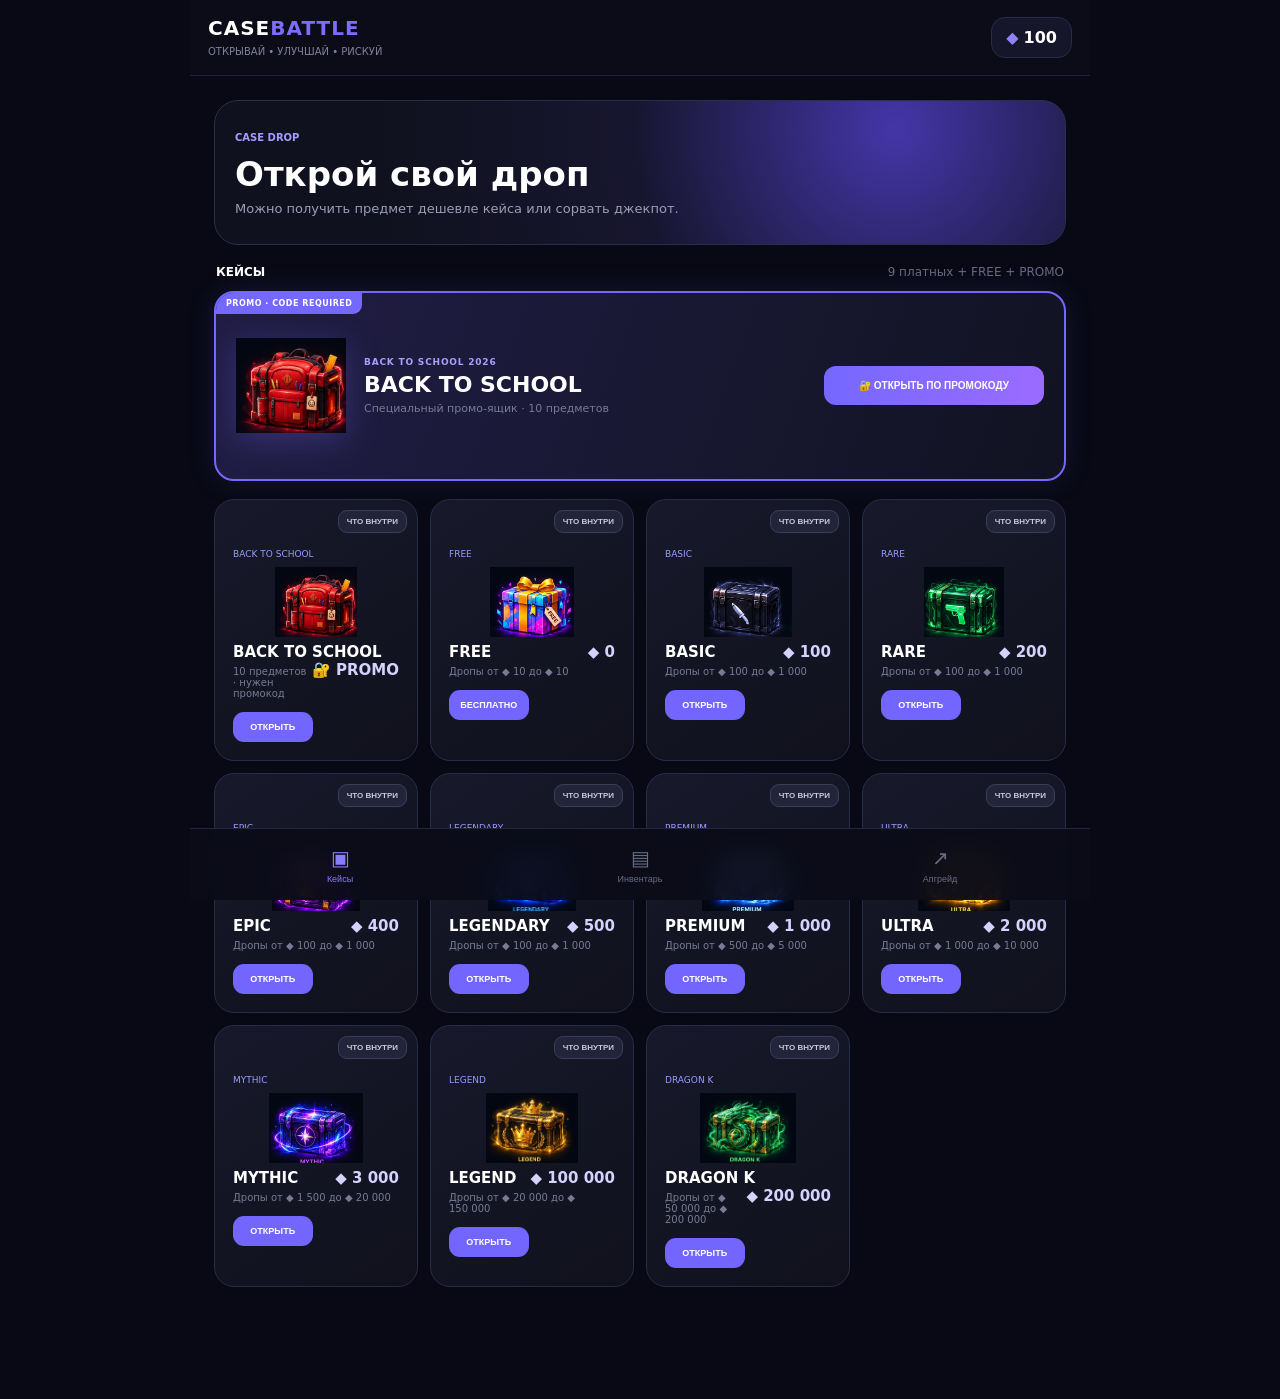
<file: index.html>
<!doctype html><html lang="ru"><head>
<meta charset="UTF-8"><meta name="viewport" content="width=device-width,initial-scale=1,viewport-fit=cover">
<title>CASE BATTLE</title><link rel="stylesheet" href="style.css?v=44"></head><body>
<div class="app">
<header><div><div class="logo">CASE<span>BATTLE</span></div><small>ОТКРЫВАЙ • УЛУЧШАЙ • РИСКУЙ</small></div><div class="bal">◆ <b id="balance">100</b></div></header>
<main>
<section class="page active" id="cases"><div class="hero"><span>CASE DROP</span><h1>Открой свой дроп</h1><p>Можно получить предмет дешевле кейса или сорвать джекпот.</p></div><div class="title">КЕЙСЫ <em>9 платных + FREE + PROMO</em></div><div class="promoCaseStandalone">
 <div class="promoRibbon">PROMO · CODE REQUIRED</div>
 <div class="promoChestBig"><img src="assets/cases/backtoschool.jpg" alt="BACK TO SCHOOL"></div>
 <div class="promoCaseInfo"><div class="promoTag">BACK TO SCHOOL 2026</div><h2>BACK TO SCHOOL</h2><p>Специальный промо-ящик · 10 предметов</p></div>
 <button class="promoStandaloneOpen" onclick="openCase('backtoschool2026')">🔐 ОТКРЫТЬ ПО ПРОМОКОДУ</button>
</div>
<div class="cases" id="caseGrid"></div></section>
 <section class="page" id="inventory"><div class="head"><div><h2>Инвентарь</h2><small><b id="count">0</b> предметов</small></div><button id="sellAll">Продать все</button></div><div class="filters" id="filters"><button class="on" data-f="all">Все</button><button data-f="common">Обычные</button><button data-f="rare">Редкие</button><button data-f="epic">Эпик</button><button data-f="legendary">Легендарные</button></div><div class="inv" id="inv"></div></section>
 <section class="page" id="upgrade"><div class="head"><div><h2>Апгрейдер</h2><small>Рискни скином, валютой или используй оба ресурса</small></div></div>
 <div class="upgradeModes" id="upgradeModes"><button class="modeBtn on" data-mode="skin">ТОЛЬКО СКИН</button><button class="modeBtn" data-mode="skinCurrency">СКИН + ВАЛЮТА</button><button class="modeBtn" data-mode="currency">ТОЛЬКО ВАЛЮТА</button></div>
 <div class="upbox" id="upbox"><div class="slot" id="skinSourceSlot"><label>ТВОЙ СКИН</label><div id="fromCard" class="pick">Выбери предмет</div><select id="from"></select></div><div class="arr" id="upgradeArrow">→</div><div class="slot" id="skinTargetSlot"><label>ЦЕЛЬ</label><div id="toCard" class="pick">Выбери скин дороже</div><select id="to"></select></div></div>
 <div class="currencyUpgrade" id="currencyUpgrade"><label>ДОБАВИТЬ ВАЛЮТУ <span id="upgradeBalance"></span></label><div class="currencyInput"><span>◆</span><input id="upgradeCurrency" type="number" min="0" step="1" inputmode="numeric" placeholder="0"></div><small>Эта сумма будет списана даже при проигрыше.</small></div>
 <div class="currencyOnly" id="currencyOnly"><label>ВО СКОЛЬКО РАЗ УЛУЧШИТЬ</label><select id="currencyMultiplier"><option value="2">2× валюты</option><option value="3">3× валюты</option><option value="5">5× валюты</option><option value="10">10× валюты</option><option value="20">20× валюты</option><option value="50">50× валюты</option><option value="100">100× валюты</option></select><div id="currencyTarget" class="currencyTarget">Введи сумму для расчёта</div></div>
 <div class="chance"><span>ШАНС УСПЕХА</span><b id="chance">—</b><div><i id="chanceBar"></i></div></div>
 <button class="upgradeBtn" id="upgradeBtn" disabled>УЛУЧШИТЬ</button>
 <p class="note" id="upgradeNote">При успехе исходный скин сгорает, а цель отправляется в инвентарь. При проигрыше исходный скин теряется.</p></section>
</main>
<nav><button class="active" data-page="cases">▣<span>Кейсы</span></button><button data-page="inventory">▤<span>Инвентарь</span></button><button data-page="upgrade">↗<span>Апгрейд</span></button></nav>
<div class="modal hidden" id="modal"><div class="modalbox gameModalBox">
  <div class="caseRoulette" id="caseRoulette">
    <div class="roulettePointer"></div>
    <div class="rouletteViewport"><div class="rouletteTrack" id="rouletteTrack"></div></div>
  </div>
  <div class="upgradeWheel" id="upgradeWheel">
    <div class="upgradePointer" id="upgradePointer"></div>
    <div class="upgradeRing" id="upgradeRing"><div class="upgradeHole"><strong id="wheelChance">—</strong><small>ШАНС</small></div></div>
  </div>
  <h2 id="modalTitle">КРУТИМ...</h2>
  <p id="modalText"></p>
  <button id="modalBtn" class="upgradeBtn hidden">ЗАБРАТЬ</button>
</div></div>
<div class="modal hidden" id="caseQtyModal">
<div class="modalbox qtyBox">
  <div class="qtyIcon" id="qtyCaseIcon">📦</div>
  <h2 id="qtyTitle">СКОЛЬКО КЕЙСОВ ОТКРЫТЬ?</h2>
  <p id="qtyPrice">Цена за 1 кейс: ◆ 0</p>
  <div class="qtyChoices" id="qtyChoices">
    <button type="button" data-qty="1">1</button><button type="button" data-qty="2">2</button><button type="button" data-qty="3">3</button><button type="button" data-qty="4">4</button><button type="button" data-qty="5">5</button>
  </div>
  <div class="qtyTotal" id="qtyTotal">Итого: ◆ 0</div>
  <button id="qtyConfirm" class="upgradeBtn">ОТКРЫТЬ 1 КЕЙС</button>
  <button id="qtyClose" class="promoClose">ОТМЕНА</button>
</div></div>
<div class="modal hidden" id="promoModal">
<div class="modalbox promoBox">
  <div class="promoIcon">🎒</div>
  <h2>BACK TO SCHOOL</h2>
  <p>Введи промокод, чтобы открыть этот специальный ящик.</p>
  <input id="promoInput" class="promoInput" type="text" autocomplete="off" spellcheck="false" placeholder="Введи промокод">
  <button id="promoSubmit" class="upgradeBtn">ПРОВЕРИТЬ И ОТКРЫТЬ</button>
  <p class="promoHint">Где найти промокод?<br><a href="https://t.me/skinscaseoriginal" target="_blank" rel="noopener">t.me/skinscaseoriginal</a></p>
  <button id="promoClose" class="promoClose">ЗАКРЫТЬ</button>
</div></div>
<div class="modal hidden" id="retreatModal"><div class="modalbox retreatBox"><h2 id="retreatTitle">SHOW RETREAT</h2><p>Возможные предметы и шанс выпадения</p><div id="retreatText"></div><button id="retreatClose" class="upgradeBtn">ЗАКРЫТЬ</button></div></div>
<div class="toast" id="toast"></div>
</div><script src="game.js?v=44"></script></body></html>
</file>
<file: style.css>
*{box-sizing:border-box}body{margin:0;background:#080914;color:#fff;font-family:Inter,system-ui,sans-serif}.app{max-width:900px;margin:auto;min-height:100vh;padding-bottom:88px}header{height:76px;padding:15px 18px;display:flex;align-items:center;justify-content:space-between;border-bottom:1px solid #202238;background:#0b0c18;position:sticky;top:0;z-index:5}.logo{font-weight:900;font-size:20px;letter-spacing:1px}.logo span{color:#7c6cff}.subtitle,small{color:#7f829b;font-size:10px}.bal{background:#15162a;border:1px solid #292b48;padding:10px 14px;border-radius:14px;color:#8e82ff}.bal b{color:#fff}.page{display:none;padding:18px}.page.active{display:block}.hero{padding:25px 20px;border-radius:24px;background:radial-gradient(circle at 80% 20%,#4436a8 0,#17162f 38%,#10111e 75%);border:1px solid #2b2d4b;margin-bottom:20px}.hero span{font-size:10px;color:#a69cff;font-weight:800}.hero h1{margin:9px 0 5px;font-size:28px}.hero p{margin:0;color:#9b9eb5;font-size:13px;line-height:1.5}.title,.head{display:flex;justify-content:space-between;align-items:center}.title{font-size:12px;font-weight:900;margin:12px 2px}.title em{font-style:normal;color:#666a83;font-weight:500}.cases{display:grid;grid-template-columns:repeat(2,1fr);gap:12px}.case{position:relative;overflow:hidden;padding:18px;padding-top:42px;border-radius:20px;min-height:190px;background:linear-gradient(145deg,#17192b,#10111c);border:1px solid #292c49}.case .tag{font-size:9px;color:#999cff}.insideBtn{position:absolute;top:10px;right:10px;border:1px solid #3a3d5e;border-radius:9px;padding:6px 8px;background:#22253a;color:#c7c9dc;font-size:8px;font-weight:900;cursor:pointer}.insideBtn:hover{background:#2d3150;color:#fff}.insideBtn:active{transform:scale(.97)}.art{font-size:52px;text-align:center;padding:16px}.case h3{margin:0;font-size:15px}.case p{color:#777b94;font-size:10px;margin:5px 0 13px}.open{width:100%;border:0;border-radius:11px;padding:11px;background:#7266ff;color:white;font-weight:900}.price{float:right;color:#d5d2ff}.head h2{margin:0 0 4px}.head button,.filters button{border:1px solid #292c49;background:#111321;color:#969ab2;border-radius:10px;padding:9px 12px}.filters{display:flex;gap:6px;overflow:auto;margin:16px 0}.filters button{white-space:nowrap;font-size:10px}.filters .on{background:#7568ff;color:#fff;border-color:#7568ff}.inv{display:grid;grid-template-columns:repeat(2,1fr);gap:10px}.item{padding:12px;border:1px solid #292c49;background:#111321;border-radius:16px}.item .emoji{text-align:center;font-size:45px;padding:10px}
.weaponImg{display:block;width:min(100%,110px);height:58px;object-fit:contain;margin:auto;}
.item .weaponImg{width:100%;height:82px;}
.riIcon .weaponImg{width:100px;height:54px;}
.pick .big .weaponImg{width:120px;height:64px;}
.retreatIcon{width:55px;height:42px;display:flex;align-items:center;justify-content:center;flex:0 0 55px;}
.smallWeapon{width:55px;height:40px;}
.item h4{margin:0;font-size:12px}.rarity{font-size:9px;text-transform:uppercase;color:#9b9eb5}.sell{margin-top:10px;width:100%;padding:9px;border:0;border-radius:9px;background:#25283b;color:#fff;font-size:10px;font-weight:800}.value{color:#b6afff;font-size:11px}.upbox{display:grid;grid-template-columns:1fr 28px 1fr;align-items:center;gap:8px;margin-top:22px}.slot{background:#111321;border:1px solid #292c49;border-radius:18px;padding:12px}.slot label{font-size:9px;color:#777b94}.pick{height:105px;display:flex;align-items:center;justify-content:center;text-align:center;color:#777b94;font-size:11px}.pick .big{font-size:40px}.pick b{display:block;color:#fff;font-size:11px;margin-top:4px}.slot select{width:100%;background:#0a0b14;color:#fff;border:1px solid #2b2d45;border-radius:9px;padding:9px;font-size:10px}.arr{text-align:center;color:#7d70ff;font-size:25px}.chance{margin-top:15px;padding:18px;border:1px solid #292c49;border-radius:18px;background:#111321}.chance span{font-size:9px;color:#7f829b}.chance b{float:right;font-size:20px;color:#7d70ff}.chance div{height:7px;background:#24263a;border-radius:9px;overflow:hidden;margin-top:15px}.chance i{display:block;height:100%;width:0;background:#7568ff;transition:.25s}.upgradeBtn{width:100%;margin-top:12px;padding:14px;border:0;border-radius:12px;background:#7568ff;color:#fff;font-weight:900}.upgradeBtn:disabled{opacity:.35}.note{font-size:10px;color:#666a83;line-height:1.5}.modal{position:fixed;inset:0;background:#05060dcc;display:flex;align-items:center;justify-content:center;padding:20px;z-index:20;overflow-y:auto;-webkit-overflow-scrolling:touch;overscroll-behavior:contain;touch-action:pan-y}.hidden{display:none!important}.modalbox{width:min(420px,100%);text-align:center;background:#111321;border:1px solid #333654;border-radius:24px;padding:28px}.spinner{width:95px;height:95px;margin:auto;border-radius:50%;border:8px solid #272941;border-top-color:#7568ff;border-right-color:#a098ff;animation:spin .65s linear infinite}.modalbox h2{font-size:18px;margin:20px 0 7px}.modalbox p{color:#9a9db4;font-size:12px}.toast{position:fixed;left:50%;bottom:96px;transform:translateX(-50%);background:#181a2b;border:1px solid #343650;padding:11px 15px;border-radius:12px;font-size:11px;opacity:0;pointer-events:none;transition:.2s;z-index:30}.toast.show{opacity:1}@keyframes spin{to{transform:rotate(360deg)}}nav{position:fixed;bottom:0;left:50%;transform:translateX(-50%);width:min(900px,100%);height:72px;background:#0b0c18ed;border-top:1px solid #24263e;display:flex;z-index:10;backdrop-filter:blur(12px)}nav button{flex:1;background:none;border:0;color:#686c84;font-size:20px}nav button span{display:block;font-size:9px;margin-top:4px}nav button.active{color:#887cff}@media(min-width:650px){.cases{grid-template-columns:repeat(4,1fr)}.inv{grid-template-columns:repeat(4,1fr)}.page{padding:24px}.hero h1{font-size:34px}}
.caseBtns{display:grid;grid-template-columns:1fr 1fr;gap:7px}.caseBtns button{width:100%;border:0;border-radius:11px;padding:10px 7px;font-size:9px;font-weight:900}.caseBtns .retreat{background:#25283b;color:#c2c4d7}.caseBtns .open{background:#7266ff;color:#fff}.retreatBox{max-height:85vh;overflow:auto}.retreatBox>p{margin-top:0}.dropList{display:grid;gap:7px;text-align:left;margin:15px 0}.dropRow{display:grid;grid-template-columns:38px 1fr auto;align-items:center;gap:9px;padding:9px;border:1px solid #292c49;background:#0d0f1b;border-radius:12px}.dropIcon{font-size:25px;text-align:center}.dropInfo b{display:block;font-size:11px;color:#fff}.dropInfo span{display:block;font-size:9px;color:#777b94;margin-top:3px;text-transform:capitalize}.dropRow strong{font-size:11px;color:#9b90ff;white-space:nowrap}

.promoBox{width:min(420px,100%);text-align:center;background:linear-gradient(145deg,#15182a,#0e101b);border:1px solid #3a3d61}
.promoIcon{font-size:58px;margin-bottom:4px}
.promoInput{box-sizing:border-box;width:100%;margin:14px 0 9px;padding:13px 14px;border:1px solid #343753;border-radius:11px;background:#090a12;color:#fff;text-align:center;font-size:13px;font-weight:800;outline:none;text-transform:uppercase}
.promoInput:focus{border-color:#7568ff;box-shadow:0 0 0 2px #7568ff22}
.promoHint{margin:13px 0 0!important;line-height:1.6!important}
.promoHint a{color:#9b90ff;text-decoration:none;font-weight:800}
.promoClose{margin-top:10px;border:0;background:none;color:#686c84;font-size:10px;font-weight:800;cursor:pointer}
.promoError{color:#ff6f86!important}

.promoCase{border-color:#6f63ff99;background:linear-gradient(145deg,#211d46,#10111c);box-shadow:0 0 28px #6f63ff18}
.promoRibbon{position:absolute;left:0;top:0;padding:6px 9px;border-radius:0 0 9px 0;background:#7568ff;color:#fff;font-size:8px;font-weight:900;letter-spacing:.5px}
.promoChest{height:76px;display:flex;align-items:center;justify-content:center;position:relative;font-size:62px;padding-top:7px;filter:drop-shadow(0 5px 12px #7568ff33)}
.promoChest i{position:absolute;font-style:normal;font-size:20px;color:#b9b2ff;top:8px;right:25%}
.promoOpen{background:linear-gradient(90deg,#7568ff,#9a6cff);font-size:10px}
.promoBox{width:min(420px,100%);text-align:center;background:linear-gradient(145deg,#17192b,#0e101b);border:1px solid #7568ff66}
.promoIcon{font-size:56px}
.promoInput{box-sizing:border-box;width:100%;margin:14px 0 9px;padding:13px 14px;border:1px solid #343753;border-radius:11px;background:#090a12;color:#fff;text-align:center;font-size:13px;font-weight:800;outline:none;text-transform:uppercase}
.promoInput:focus{border-color:#7568ff;box-shadow:0 0 0 2px #7568ff22}
.promoHint{margin:13px 0 0!important;line-height:1.6!important}
.promoHint a{color:#9b90ff;text-decoration:none;font-weight:800}
.promoClose{margin-top:10px;border:0;background:none;color:#686c84;font-size:10px;font-weight:800;cursor:pointer}
.promoError{border-color:#ff5e78!important}
@media(max-width:520px){.promoOpen{font-size:9px}}

.promoCaseStandalone{position:relative;display:grid;grid-template-columns:110px 1fr 220px;gap:18px;align-items:center;margin:0 0 18px;padding:18px 20px;min-height:130px;border-radius:20px;overflow:hidden;background:linear-gradient(110deg,#211d46,#111321);border:2px solid #7568ff;box-shadow:0 0 30px #7568ff22}.promoChestBig{font-size:72px;text-align:center;filter:drop-shadow(0 8px 16px #7568ff44)}.promoTag{font-size:9px;color:#a99fff;font-weight:900;letter-spacing:.8px}.promoCaseInfo h2{margin:5px 0;font-size:22px}.promoCaseInfo p{margin:0;color:#777b94;font-size:11px}.promoStandaloneOpen{border:0;border-radius:12px;padding:14px 10px;background:linear-gradient(90deg,#7568ff,#9a6cff);color:#fff;font-size:10px;font-weight:900;cursor:pointer}.promoRibbon{position:absolute;left:0;top:0;padding:6px 10px;border-radius:0 0 9px 0;background:#7568ff;color:#fff;font-size:8px;font-weight:900}@media(max-width:600px){.promoCaseStandalone{grid-template-columns:75px 1fr;gap:10px}.promoStandaloneOpen{grid-column:1/-1}.promoChestBig{font-size:55px}.promoCaseInfo h2{font-size:18px}}

.case .open:disabled{opacity:.45;cursor:not-allowed;filter:grayscale(1)}
.item{position:relative}.itemTop{display:flex;align-items:center;justify-content:space-between;min-height:20px}.favoriteBtn{width:25px;height:25px;padding:0;border:1px solid #3a3d5e;border-radius:8px;background:#202337;color:#73778e;font-size:17px;line-height:1;cursor:pointer;transition:.18s}.favoriteBtn:hover{color:#c4c7d8;border-color:#676b8b}.favoriteBtn.on{color:#ffd447;border-color:#806b22;background:#332c16;text-shadow:0 0 9px #ffd44788}.sell:disabled{opacity:.55;color:#ffd447;cursor:not-allowed}.upgradeModes{display:flex;gap:7px;overflow:auto;margin:18px 0 0}.modeBtn{flex:1;min-width:120px;border:1px solid #292c49;background:#111321;color:#969ab2;border-radius:10px;padding:10px 8px;font-size:9px;font-weight:900;white-space:nowrap;cursor:pointer}.modeBtn.on{background:#7568ff;color:#fff;border-color:#7568ff}.currencyUpgrade,.currencyOnly{display:none;margin-top:12px;padding:14px;border:1px solid #292c49;border-radius:16px;background:#111321}.currencyUpgrade.active,.currencyOnly.active{display:block}.currencyUpgrade label,.currencyOnly label{display:flex;justify-content:space-between;font-size:9px;color:#9b9eb5;font-weight:900}.currencyUpgrade label span{color:#b6afff}.currencyInput{display:flex;align-items:center;gap:8px;margin-top:9px;padding:0 12px;border:1px solid #2b2d45;border-radius:10px;background:#0a0b14;color:#b6afff}.currencyInput input{width:100%;padding:11px 0;border:0;outline:0;background:transparent;color:#fff;font-size:14px;font-weight:800}.currencyUpgrade small{display:block;margin-top:7px;color:#666a83;font-size:9px}.currencyOnly select{width:100%;margin-top:9px;background:#0a0b14;color:#fff;border:1px solid #2b2d45;border-radius:9px;padding:10px;font-size:10px}.currencyTarget{margin-top:10px;color:#b6afff;font-size:11px;text-align:center}.upbox.currencyMode{grid-template-columns:1fr}.upbox.currencyMode #skinSourceSlot,.upbox.currencyMode #upgradeArrow,.upbox.currencyMode #skinTargetSlot{display:none}

/* ===== CASE BATTLE V6.3 — clean rectangular animations ===== */
.gameModalBox{
  width:min(760px,96vw)!important;
  max-height:calc(100dvh - 40px);
  overflow-y:auto;
  overflow-x:hidden;
  -webkit-overflow-scrolling:touch;
  overscroll-behavior:contain;
  touch-action:pan-y;
  padding:24px!important;
}
.caseRoulette,.upgradeWheel{display:none}
.caseRoulette.active,.upgradeWheel.active{display:block}
.caseRoulette{position:relative;margin:2px auto 18px;width:100%}
.rouletteViewport{
  position:relative;overflow:hidden;height:150px;
  border:1px solid #343653;border-radius:18px;background:#0b0d18;
  box-shadow:inset 0 0 35px #05060c;
}
.rouletteViewport:before,.rouletteViewport:after{
  content:"";position:absolute;top:0;bottom:0;width:90px;z-index:3;pointer-events:none
}
.rouletteViewport:before{left:0;background:linear-gradient(90deg,#0b0d18,transparent)}
.rouletteViewport:after{right:0;background:linear-gradient(-90deg,#0b0d18,transparent)}
.roulettePointer{
  position:absolute;z-index:5;left:50%;top:-2px;transform:translateX(-50%);
  width:0;height:0;border-left:10px solid transparent;border-right:10px solid transparent;
  border-top:18px solid #fff;filter:drop-shadow(0 0 8px #7568ff)
}
.rouletteTrack{
  position:absolute;left:0;top:12px;height:126px;display:flex;gap:10px;
  align-items:stretch;will-change:transform;transform:translateX(0);transition:transform 3.7s cubic-bezier(.08,.72,.12,1)
}
.rouletteItem{
  flex:0 0 120px;height:126px;border:1px solid #2c2f4c;border-radius:14px;
  background:linear-gradient(180deg,#171a2b,#0e1020);display:flex;flex-direction:column;
  align-items:center;justify-content:center;gap:5px;text-align:center;box-sizing:border-box
}
.rouletteItem .riIcon{font-size:38px;line-height:1}
.rouletteItem b{font-size:11px;color:#f1f2fa;max-width:108px;white-space:nowrap;overflow:hidden;text-overflow:ellipsis}
.rouletteItem small{font-size:9px;color:#8e92ad}
.rouletteItem.common{border-bottom:2px solid #8f93a8}
.rouletteItem.rare{border-bottom:2px solid #4e9cff}
.rouletteItem.epic{border-bottom:2px solid #a86cff}
.rouletteItem.legendary,.rouletteItem.mythic{border-bottom:2px solid #ffbe52}
.gameModalBox h2{margin:12px 0 7px}
.gameModalBox p{min-height:18px}
.upgradeWheel{position:relative;width:340px;height:340px;margin:0 auto 10px}
.upgradeRing{
  position:absolute;inset:12px;border-radius:50%;
  background:conic-gradient(#35df8a 0deg,var(--successDeg,120deg) #35df8a,var(--successDeg,120deg) #565a68 360deg);
  box-shadow:0 0 28px rgba(53,223,138,.18),inset 0 0 20px #080a12;
}
.upgradeRing:before{content:"";position:absolute;inset:10px;border-radius:50%;background:#3f4350}
.upgradeHole{
  position:absolute;z-index:2;inset:74px;border-radius:50%;background:#0a0c16;
  display:flex;flex-direction:column;align-items:center;justify-content:center;
  box-shadow:0 0 0 1px #2e3149,0 8px 30px #0008
}
.upgradeHole strong{font-size:34px;color:#fff;line-height:1}
.upgradeHole small{margin-top:6px;font-size:9px;letter-spacing:2px;color:#9297b0;font-weight:900}
.upgradePointer{
  position:absolute;z-index:6;left:50%;top:1px;width:5px;height:170px;
  transform-origin:50% 100%;transform:translateX(-50%) rotate(0deg);
  transition:transform 3.8s cubic-bezier(.08,.72,.12,1);
  background:#fff;border-radius:5px;box-shadow:0 0 8px #fff,0 0 18px #7568ff
}
.upgradePointer:before{
  content:"";position:absolute;top:-4px;left:50%;transform:translateX(-50%);
  border-left:9px solid transparent;border-right:9px solid transparent;border-top:15px solid #fff
}
@media(max-width:560px){
 .gameModalBox{padding:16px!important}
 .rouletteViewport{height:132px}
 .rouletteTrack{top:8px;height:116px}
 .rouletteItem{flex-basis:105px;height:116px}
 .rouletteItem .riIcon{font-size:31px}
 .upgradeWheel{width:285px;height:285px}
 .upgradeRing{inset:8px}
 .upgradeHole{inset:62px}
 .upgradePointer{height:143px}
}

/* Upgrade green success zone */
.upgradeRing{
  background: conic-gradient(
    #35df8a 0deg,
    #35df8a var(--successDeg, 108deg),
    #555967 var(--successDeg, 108deg),
    #555967 360deg
  ) !important;
}
.upgradeRing:after{
  content:"";
  position:absolute;
  inset:0;
  border-radius:50%;
  pointer-events:none;
  box-shadow:inset 0 0 18px rgba(53,223,138,.18), 0 0 22px rgba(53,223,138,.12);
}


.qtyBox{text-align:center;max-width:430px!important}
.qtyIcon{font-size:52px;margin-bottom:4px}
.qtyChoices{display:grid;grid-template-columns:repeat(5,1fr);gap:8px;margin:18px 0 12px}
.qtyChoices button{border:1px solid #343653;background:#15182a;color:#fff;border-radius:12px;padding:13px 6px;font-weight:900;font-size:16px;cursor:pointer}
.qtyChoices button.on{border-color:#7568ff;background:#7568ff22;box-shadow:0 0 0 1px #7568ff55}
.qtyTotal{font-weight:900;font-size:18px;margin:8px 0 16px}
.qtyBox .promoClose{margin-top:8px}
.multiRoulette{display:flex;flex-direction:column;gap:10px;width:100%}
.multiRouletteRow{position:relative}
.multiRouletteRow .roulettePointer{top:-2px}
.multiRouletteRow .rouletteViewport{height:126px}
@media(max-width:560px){.qtyChoices{gap:6px}.qtyChoices button{padding:11px 4px}.multiRoulette{gap:7px}.multiRouletteRow .rouletteViewport{height:112px}.multiRouletteRow .rouletteTrack{top:7px;height:98px}.multiRouletteRow .rouletteItem{height:98px}.multiRouletteRow .rouletteItem .riIcon{font-size:27px}}

/* Mobile modal scrolling: long case contents and multi-open results stay reachable */
.modalbox{max-height:calc(100dvh - 40px);overflow-y:auto;overflow-x:hidden;-webkit-overflow-scrolling:touch;overscroll-behavior:contain;touch-action:pan-y;}
.gameModalBox{max-height:calc(100dvh - 40px)!important;overflow-y:auto!important;overflow-x:hidden!important;}
.retreatBox{max-height:calc(100dvh - 40px)!important;overflow-y:auto!important;-webkit-overflow-scrolling:touch;}
@media(max-width:560px){
  .modal{padding:10px;align-items:flex-start;}
  .modalbox{margin:auto 0;}
  .gameModalBox{max-height:calc(100dvh - 20px)!important;padding:16px!important;}
}

/* Case artwork */
.art{height:82px;display:flex;align-items:center;justify-content:center;padding:6px 8px;overflow:hidden}
.caseArtImg{display:block;width:100%;height:100%;object-fit:contain;border-radius:12px}
.promoChestBig{height:150px;display:flex;align-items:center;justify-content:center;overflow:hidden}
.promoChestBig img{width:100%;height:100%;object-fit:contain;border-radius:18px}
.qtyIcon{height:82px;margin-bottom:4px;display:flex;align-items:center;justify-content:center;overflow:hidden}
.qtyCaseImg{width:120px;height:78px;object-fit:contain;border-radius:12px}

/* Back to School weapon art */
.b2sWeapon{object-fit:contain;}
</file>
